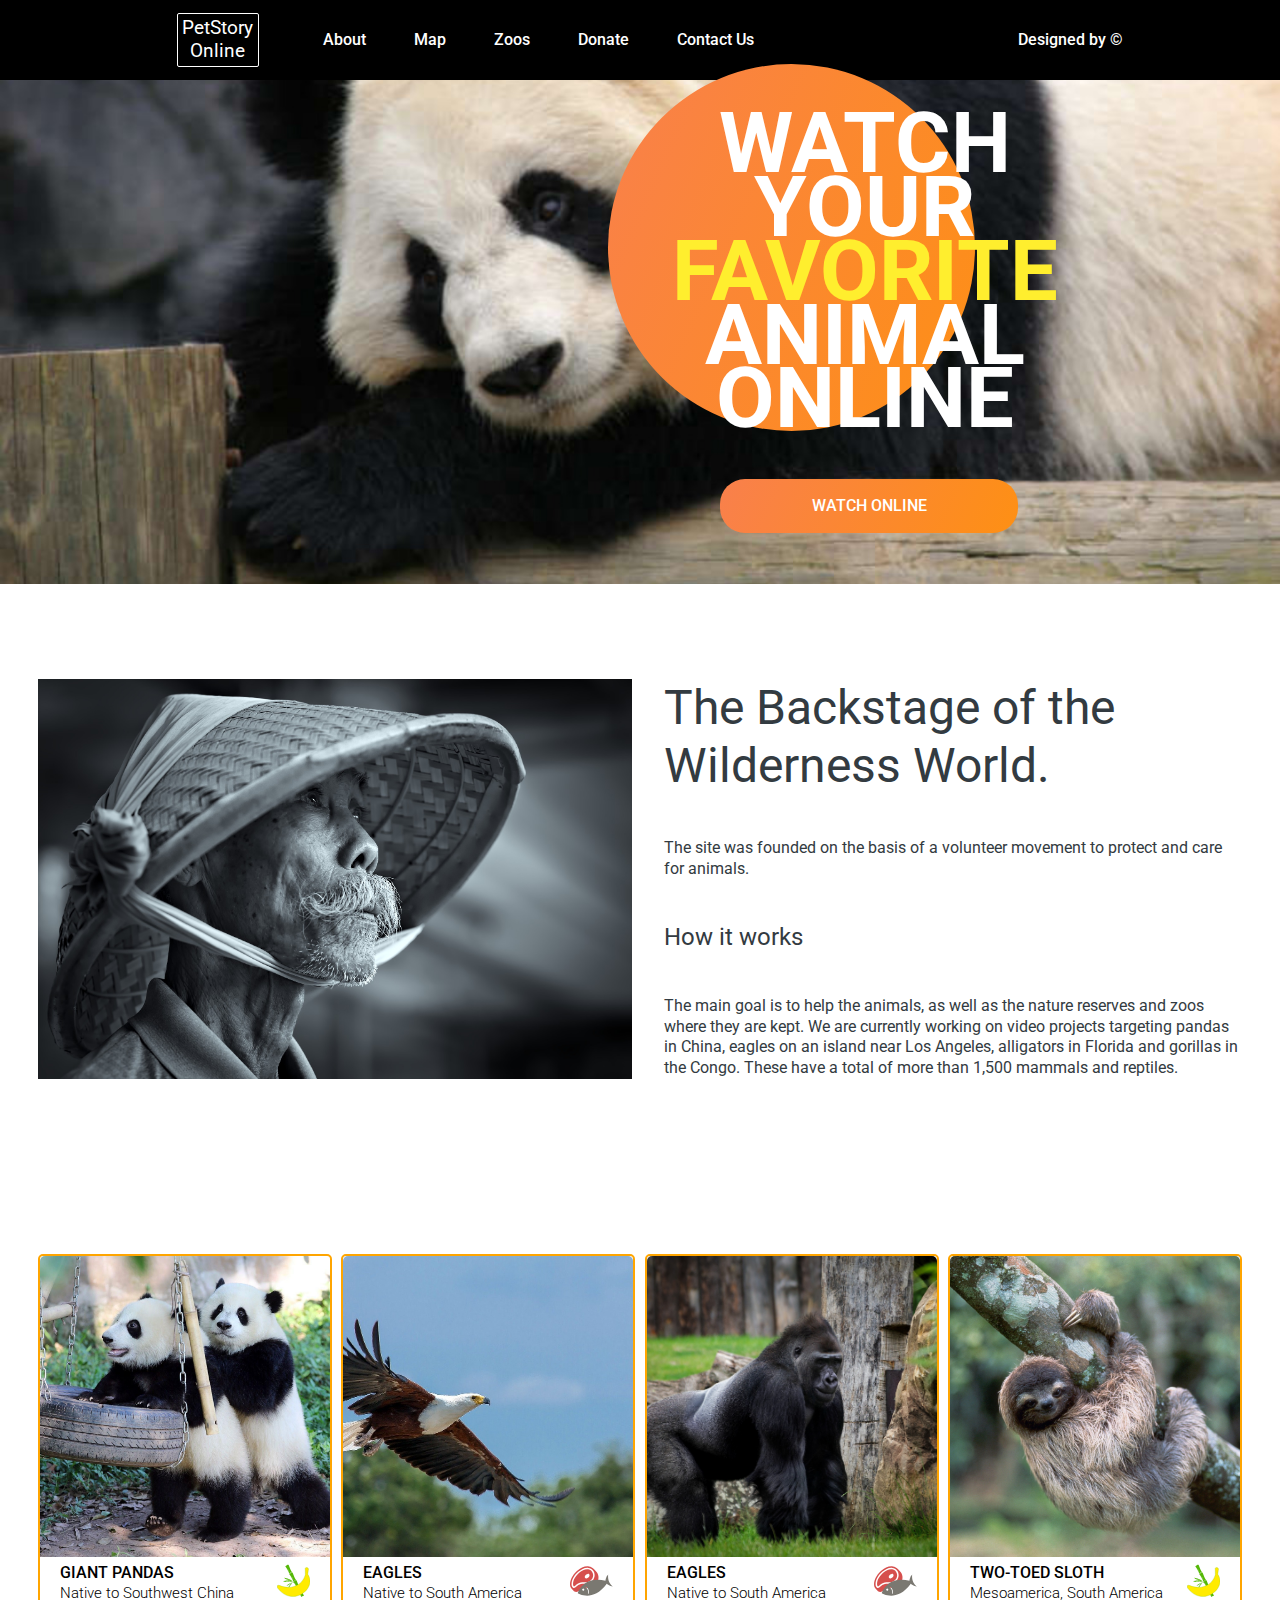
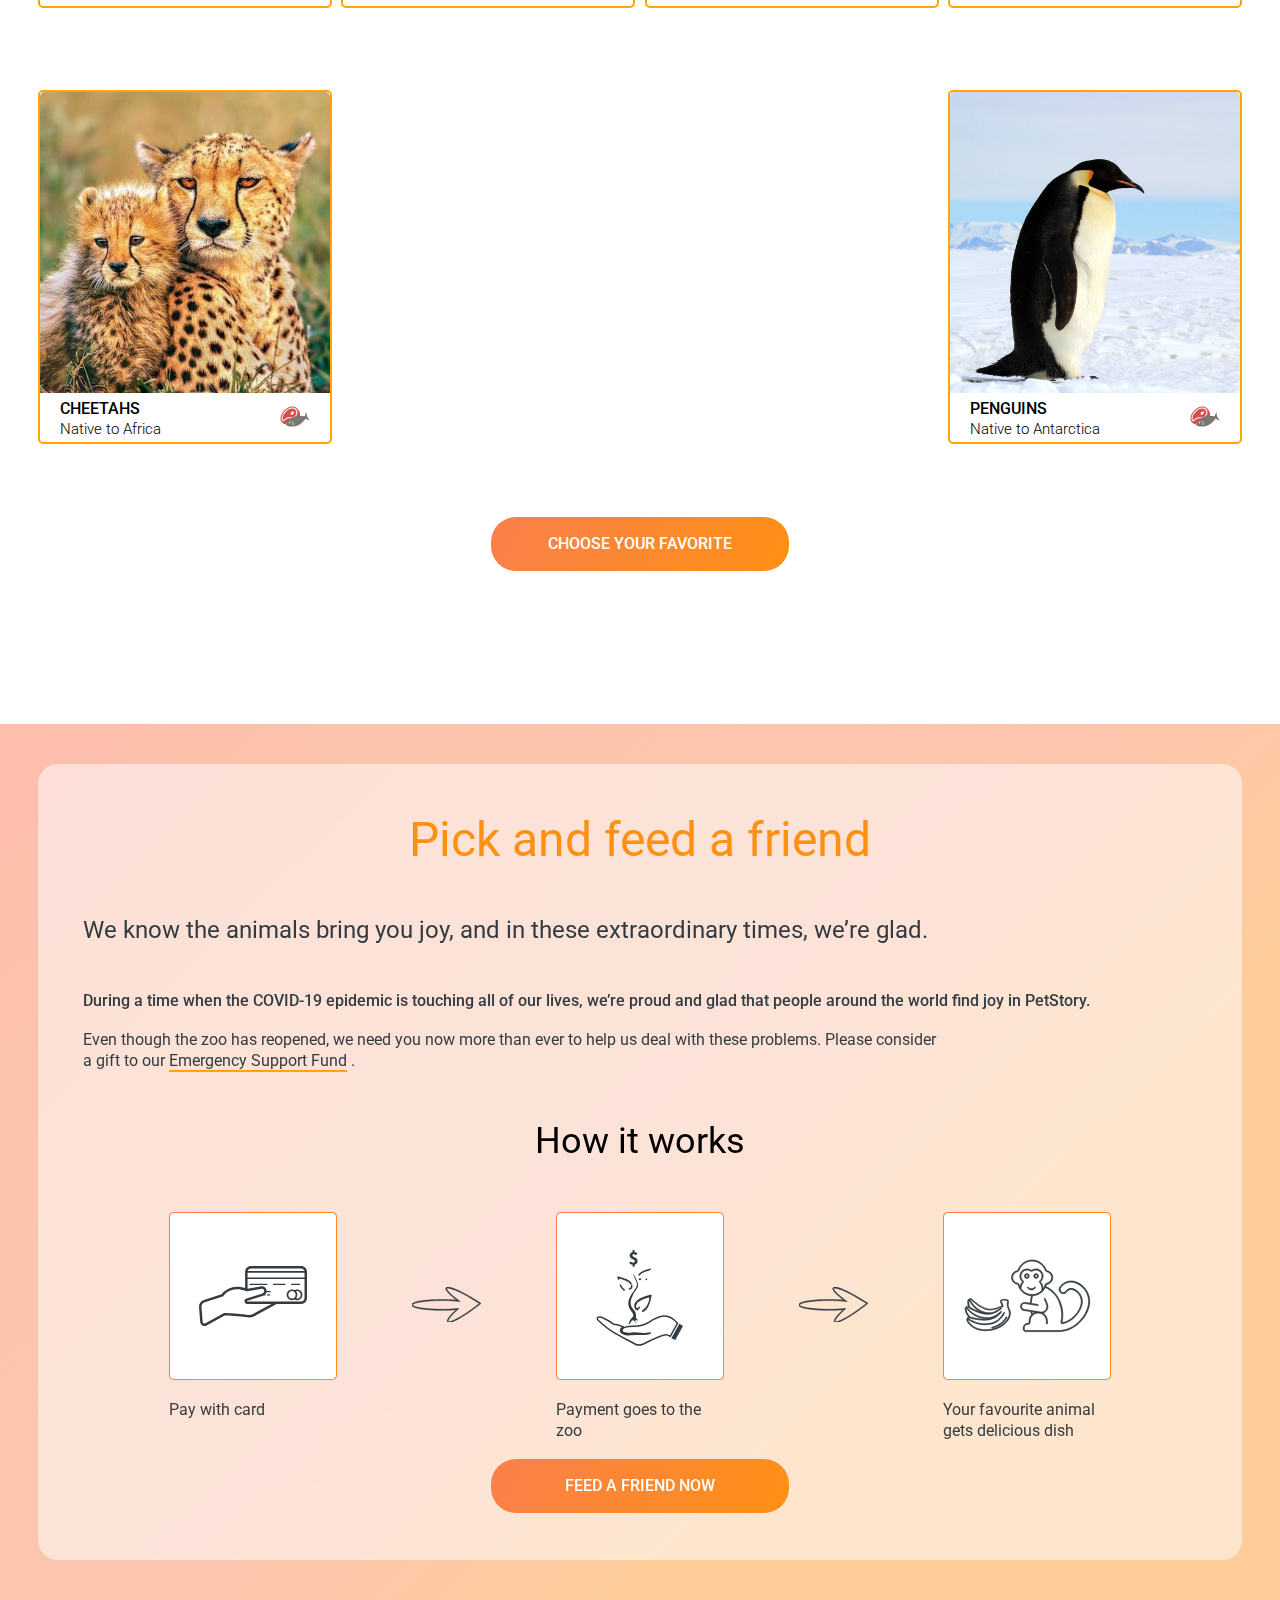
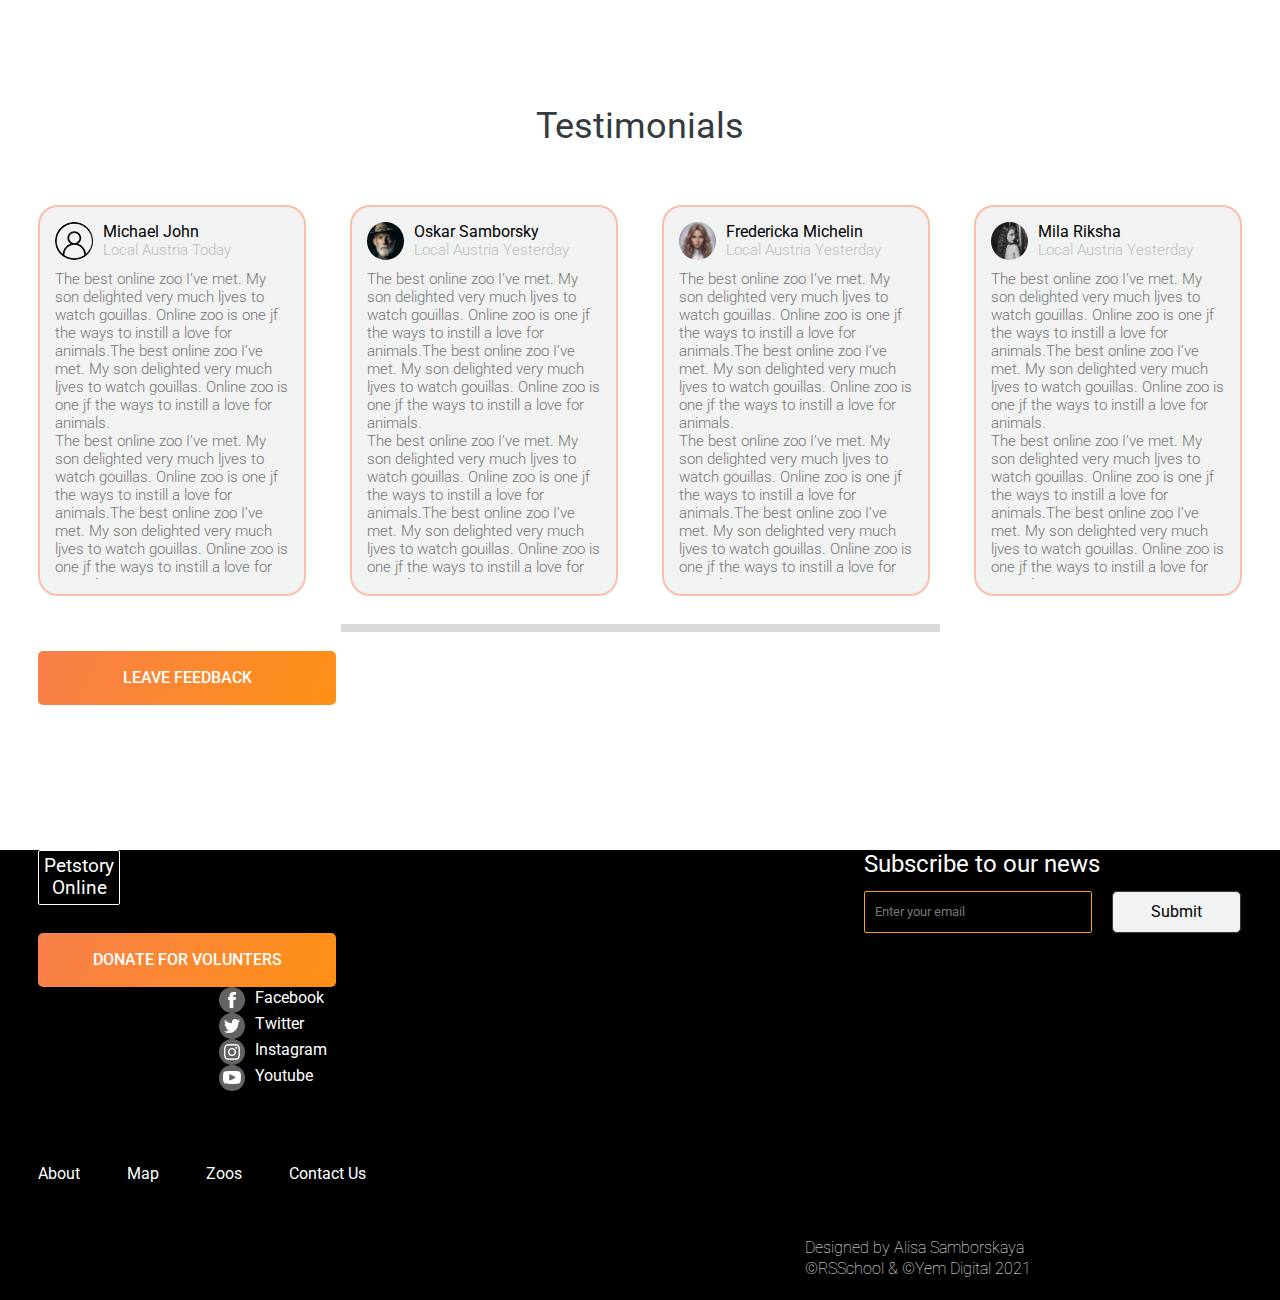
<file: pages/index.html>
<!DOCTYPE html>
<html lang="en">

<head>
    <meta charset="UTF-8">
    <meta http-equiv="X-UA-Compatible" content="IE=edge">
    <meta name="viewport" content="width=device-width, initial-scale=1.0">
    <title>PetStory Online</title>
    <link rel="stylesheet" href="./style.css">
</head>

<body>
    <!----------------------top navigation-->
    <div class="nav">

        <div class="nav-container">

            <div class="logo">
                <h1>PetStory online</h1>
                <!--<img src="../assets/icons/bamboo.svg" alt="bamboo">-->
            </div>

            <div class="navigation">
                <a href="">About</a>
                <a href="">Map</a>
                <a href="">Zoos</a>
                <a href="../pages/donate.html">Donate</a>
                <a href="">Contact Us</a>
            </div>

            <div class="burger-icon"></div>

            <div class="designed-by">
                <a href="">Designed by &copy</a>
            </div>

        </div>
    </div>



    <!----------------------header with photo of panda-->
    <div class="top">
        <div class="top-container">

            <div class="left-side"></div>

            <div class="right-side">

                <div class="circle">
                    <h2>watch your <span class="yellow">favorite</span> animal online</h2>
                </div>
                <button>watch online</button>
            </div>
        </div>
    </div>

    <div class="mobile-button"><button>watch online</button></div>

    <!----------------------article-->

    <div class="article">
        <div class="article-container">

            <div class="art-left">
            </div>

            <div class="art-right">
                <h3>The Backstage of the Wilderness World.</h3>
                <p>The site was founded on the basis of a volunteer movement to protect and care for animals.</p>
                <h5>How it works </h5>
                <p>The main goal is to help the animals, as well as the nature reserves and zoos where they are kept. We
                    are currently working on video projects targeting pandas in China, eagles on an island near Los
                    Angeles, alligators in Florida and gorillas in the Congo. These have a total of more than 1,500
                    mammals and reptiles.</p>
            </div>
        </div>
    </div>



    <!----------------------animals cards-->

    <div class="animals">
        <div class="animals-container">


            <div class="circle-arr">
                <div class="arrow"><img src="../assets/icons/arrow_orange_left.svg" alt="arrow left"></div>
            </div>



            <div class="animals-cards">

                <div class="card">
                    <img class="profile-photo" src="../assets/images/card_pandas.jpeg" alt="two young pandas">
                    <section class="info-card">
                        <div class="text-card">
                            <h3>giant Pandas</h3>
                            <p>Native to Southwest China</p>
                        </div>
                        <div class="food-type"><img class="food-style" src="../assets/icons/banana.svg"
                                alt="vegetarian food icon"></div>
                    </section>
                </div>

                <div class="card">
                    <img src="../assets/images/card_eagle.jpeg" alt="" class="profile-photo">
                    <section class="info-card">
                        <div class="text-card">
                            <h3>Eagles</h3>
                            <p>Native to South America</p>
                        </div>
                        <div class="food-type"><img class="food-style-meat" src="../assets/icons/fish.svg"
                                alt="meat and fish food icon"></div>
                    </section>
                </div>

                <div class="card">
                    <img src="../assets/images/card_gorilla.jpeg" alt="" class="profile-photo">
                    <section class="info-card">
                        <div class="text-card">
                            <h3>Eagles</h3>
                            <p>Native to South America</p>
                        </div>
                        <div class="food-type"><img class="food-style-meat" src="../assets/icons/fish.svg"
                                alt="meat and fish food icon"></div>
                    </section>
                </div>

                <div class="card">
                    <img class="profile-photo" src="../assets/images/card_sloth.jpeg" alt="sloth">

                    <section class="info-card">
                        <div class="text-card">
                            <h3>Two-toed Sloth</h3>
                            <p>Mesoamerica, South America</p>
                        </div>

                        <div class="food-type"><img class="food-style" src="../assets/icons/banana.svg"
                                alt="vegetarian food icon"></div>
                    </section>
                </div>


                <div class="card">
                    <img class="profile-photo" src="../assets/images/card_cheetahs.jpeg" alt="cheetahs">

                    <section class="info-card">
                        <div class="text-card">
                            <h3>cheetahs</h3>
                            <p>Native to Africa</p>
                        </div>

                        <div class="food-type"><img class="food-style" src="../assets/icons/fish.svg"
                                alt="vegetarian food icon"></div>
                    </section>

                </div>

                <div class="card">
                    <img class="profile-photo" src="../assets/images/card_penguin.jpeg" alt="penguin">

                    <section class="info-card">
                        <div class="text-card">
                            <h3>Penguins</h3>
                            <p>Native to Antarctica</p>
                        </div>

                        <div class="food-type"><img class="food-style" src="../assets/icons/fish.svg"
                                alt="vegetarian food icon"></div>
                    </section>
                </div>


            </div>
            <div class="circle-arr">
                <div class="arrow"><img src="../assets/icons/arrow_orange_right.svg" alt="arrow right"></div>
            </div>
        </div>

        <div class="button-animals">
            <button class="btn-choose">choose your favorite</button>
        </div>
    </div>

    <!----------------------pick a friend-->
    <div class="pick">
        <div class="pick-container">
            <h3>Pick and feed a friend</h3>

            <h5>We know the animals bring you joy, and in these extraordinary times, we’re glad.</h5>

            <div class="p-texts">
                <p class="p-bold">During a time when the COVID-19 epidemic is touching all of our lives, we’re proud and
                    glad that people around the world find joy in PetStory.</p>

                <p>Even though the zoo has reopened, we need you now more than ever to help us deal with these problems.
                    Please consider <br> a gift to our <a href="" class="fund-link">Emergency Support Fund</a> . </p>
            </div>

            <h4>How it works</h4>

            <div class="pick-scheme">

                <div class="pick-block">
                    <div class="pick-icon1"></div>
                    <p class="icon-info">Pay with card</p>
                </div>

                <div class="arrow-pick"></div>

                <div class="pick-block">
                    <div class="pick-icon2"></div>
                    <p class="icon-info">Payment goes to the zoo</p>
                </div>

                <div class="arrow-pick"></div>

                <div class="pick-block">
                    <div class="pick-icon3"></div>
                    <p class="icon-info">Your favourite animal gets delicious dish</p>
                </div>
            </div>
            <button class="btn-choose">feed a friend now</button>
        </div>
    </div>

    <!----------------------testimonials-->

    <div class="testimonials">

        <div class="h3-testimonials">
            <h3>Testimonials</h3>
        </div>
        <div class="testimonials-container">


            <div class="usersOp">

                <div class="userOp">
                    <div class="userOp-container">
                        <div class="op-header">
                            <div class="op-avatar-john">
                            </div>
                            <div class="op-info">
                                <div class="op-name">Michael John</div>
                                <div class="op-local">Local Austria Today</div>
                            </div>
                        </div>

                        <div class="op-body">
                            <p>The best online zoo I’ve met. My son delighted very much ljves to watch gouillas. Online
                                zoo
                                is one jf the ways to instill a love for animals.The best online zoo I’ve met. My son
                                delighted very much ljves to watch gouillas. Online zoo is one jf the ways to instill a
                                love
                                for animals. <br>
                                The best online zoo I’ve met. My son delighted very much ljves to watch gouillas. Online
                                zoo
                                is one jf the ways to instill a love for animals.The best online zoo I’ve met. My son
                                delighted very much ljves to watch gouillas. Online zoo is one jf the ways to instill a
                                love
                                for animals.
                            </p>
                        </div>
                    </div>
                </div>



                <div class="userOp">
                    <div class="userOp-container">
                        <div class="op-header">
                            <div class="op-avatar-oskar">

                            </div>
                            <div class="op-info">
                                <div class="op-name">Oskar Samborsky</div>
                                <div class="op-local">Local Austria Yesterday</div>
                            </div>
                        </div>

                        <div class="op-body">
                            <p>The best online zoo I’ve met. My son delighted very much ljves to watch gouillas. Online
                                zoo
                                is one jf the ways to instill a love for animals.The best online zoo I’ve met. My son
                                delighted very much ljves to watch gouillas. Online zoo is one jf the ways to instill a
                                love
                                for animals. <br>
                                The best online zoo I’ve met. My son delighted very much ljves to watch gouillas. Online
                                zoo
                                is one jf the ways to instill a love for animals.The best online zoo I’ve met. My son
                                delighted very much ljves to watch gouillas. Online zoo is one jf the ways to instill a
                                love
                                for animals.
                            </p>
                        </div>
                    </div>
                </div>
                <div class="userOp">
                    <div class="userOp-container">
                        <div class="op-header">
                            <div class="op-avatar-frederika">

                            </div>
                            <div class="op-info">
                                <div class="op-name">Fredericka Michelin</div>
                                <div class="op-local">Local Austria Yesterday</div>
                            </div>
                        </div>

                        <div class="op-body">
                            <p>The best online zoo I’ve met. My son delighted very much ljves to watch gouillas. Online
                                zoo
                                is one jf the ways to instill a love for animals.The best online zoo I’ve met. My son
                                delighted very much ljves to watch gouillas. Online zoo is one jf the ways to instill a
                                love
                                for animals. <br>
                                The best online zoo I’ve met. My son delighted very much ljves to watch gouillas. Online
                                zoo
                                is one jf the ways to instill a love for animals.The best online zoo I’ve met. My son
                                delighted very much ljves to watch gouillas. Online zoo is one jf the ways to instill a
                                love
                                for animals.
                            </p>
                        </div>
                    </div>
                </div>

                <div class="userOp">
                    <div class="userOp-container">
                        <div class="op-header">
                            <div class="op-avatar-mila">

                            </div>
                            <div class="op-info">
                                <div class="op-name">Mila Riksha</div>
                                <div class="op-local">Local Austria Yesterday</div>
                            </div>
                        </div>

                        <div class="op-body">
                            <p>The best online zoo I’ve met. My son delighted very much ljves to watch gouillas. Online
                                zoo
                                is one jf the ways to instill a love for animals.The best online zoo I’ve met. My son
                                delighted very much ljves to watch gouillas. Online zoo is one jf the ways to instill a
                                love
                                for animals. <br>
                                The best online zoo I’ve met. My son delighted very much ljves to watch gouillas. Online
                                zoo
                                is one jf the ways to instill a love for animals.The best online zoo I’ve met. My son
                                delighted very much ljves to watch gouillas. Online zoo is one jf the ways to instill a
                                love
                                for animals.
                            </p>
                        </div>
                    </div>
                </div>
            </div>
            <div class="op-bar"></div>
            <div class="leave-btn-section">
                <button class="leave-feedback">leave feedback</button>
            </div>
        </div>
    </div>

    <!----------------------footer-->

    <div class="footer">
        <div class="footer-container">

            <div class="small-footer">
                <div class="left-footer">
                    <div class="logo-footer">
                        <h1>Petstory Online</h1>
                    </div>
                    <button>Donate for volunters</button>
                    <div class="nav-links-footer">
                        <p>About</p>
                        <p>Map</p>
                        <p>Zoos</p>
                        <p>Contact Us</p>
                    </div>
                </div>

                <div class="right-footer">

                    <div class="social-links">
                        <p class="link"><img class="icon-social" src="../assets/icons/foot_facebook.svg"
                                alt=""><span>Facebook</span> </p>
                        <p class="link"><img class="icon-social" src="../assets/icons/foot_twitter.svg"
                                alt=""><span>Twitter</span> </p>
                        <p class="link"><img class="icon-social" src="../assets/icons/foot_instagram.svg"
                                alt=""><span>Instagram</span>
                        </p>
                        <p class="link"><img class="icon-social" src="../assets/icons/foot_youtube.svg"
                                alt=""><span>Youtube</span></p>
                    </div>

                    <div class="designed-by-footer">
                        <p>Designed by Alisa Samborskaya<br>©RSSchool & ©Yem Digital 2021</p>
                    </div>

                </div>
            </div>


            <div class="mobile-footer">

                <div class="top-mobile">
                    <h1>Petstory Online</h1>
                </div>

                <div class="middle-mobile">
                    <img class="icon-social" src="../assets/icons/foot_facebook.svg" alt="">
                    <img class="icon-social" src="../assets/icons/foot_twitter.svg" alt="">
                    <img class="icon-social" src="../assets/icons/foot_instagram.svg" alt="">
                    <img class="icon-social" src="../assets/icons/foot_youtube.svg" alt="">
                </div>

                <div class="middle-btn-mobile"><button>Donate for volunteers</button></div>

                <div class="middle-designed-mobile">
                    <p>Designed by Alisa Samborskaya</p>
                    <p>©RSSchool & ©Yem Digital 2021</p>
                </div>

                <div class="bottom-mobile">
                    <p id="orange">About</p>
                    <p>Map</p>
                    <p>Zoos</p>
                    <p>Contact Us</p>
                </div>

            </div>




            <div class="top-footer">

                <div class="logo-footer">
                    <h1>Petstory Online</h1>
                </div>

                <div class="subscribe">
                    <h5>Subscribe to our news</h5>
                    <div class="subscribe-input">
                        <input type="mail" placeholder="Enter your email">
                        <button class="subscribe-submit-btn">Submit</button>
                    </div>
                </div>

            </div>

            <div class="middle-footer">
                <button>Donate for volunters</button>
            </div>





            <div class="social-links">
                <p class="link"><img class="icon-social" src="../assets/icons/foot_facebook.svg"
                        alt=""><span>Facebook</span> </p>
                <p class="link"><img class="icon-social" src="../assets/icons/foot_twitter.svg"
                        alt=""><span>Twitter</span> </p>
                <p class="link"><img class="icon-social" src="../assets/icons/foot_instagram.svg"
                        alt=""><span>Instagram</span>
                </p>
                <p class="link"><img class="icon-social" src="../assets/icons/foot_youtube.svg"
                        alt=""><span>Youtube</span></p>
            </div>

            <div class="nav-links-footer">
                <p>About</p>
                <p>Map</p>
                <p>Zoos</p>
                <p>Contact Us</p>
            </div>

            <div class="designed-by-footer">
                <p>Designed by Alisa Samborskaya<br>©RSSchool & ©Yem Digital 2021</p>
            </div>

        </div>

    </div>
    </div>
</body>



</html>
</file>
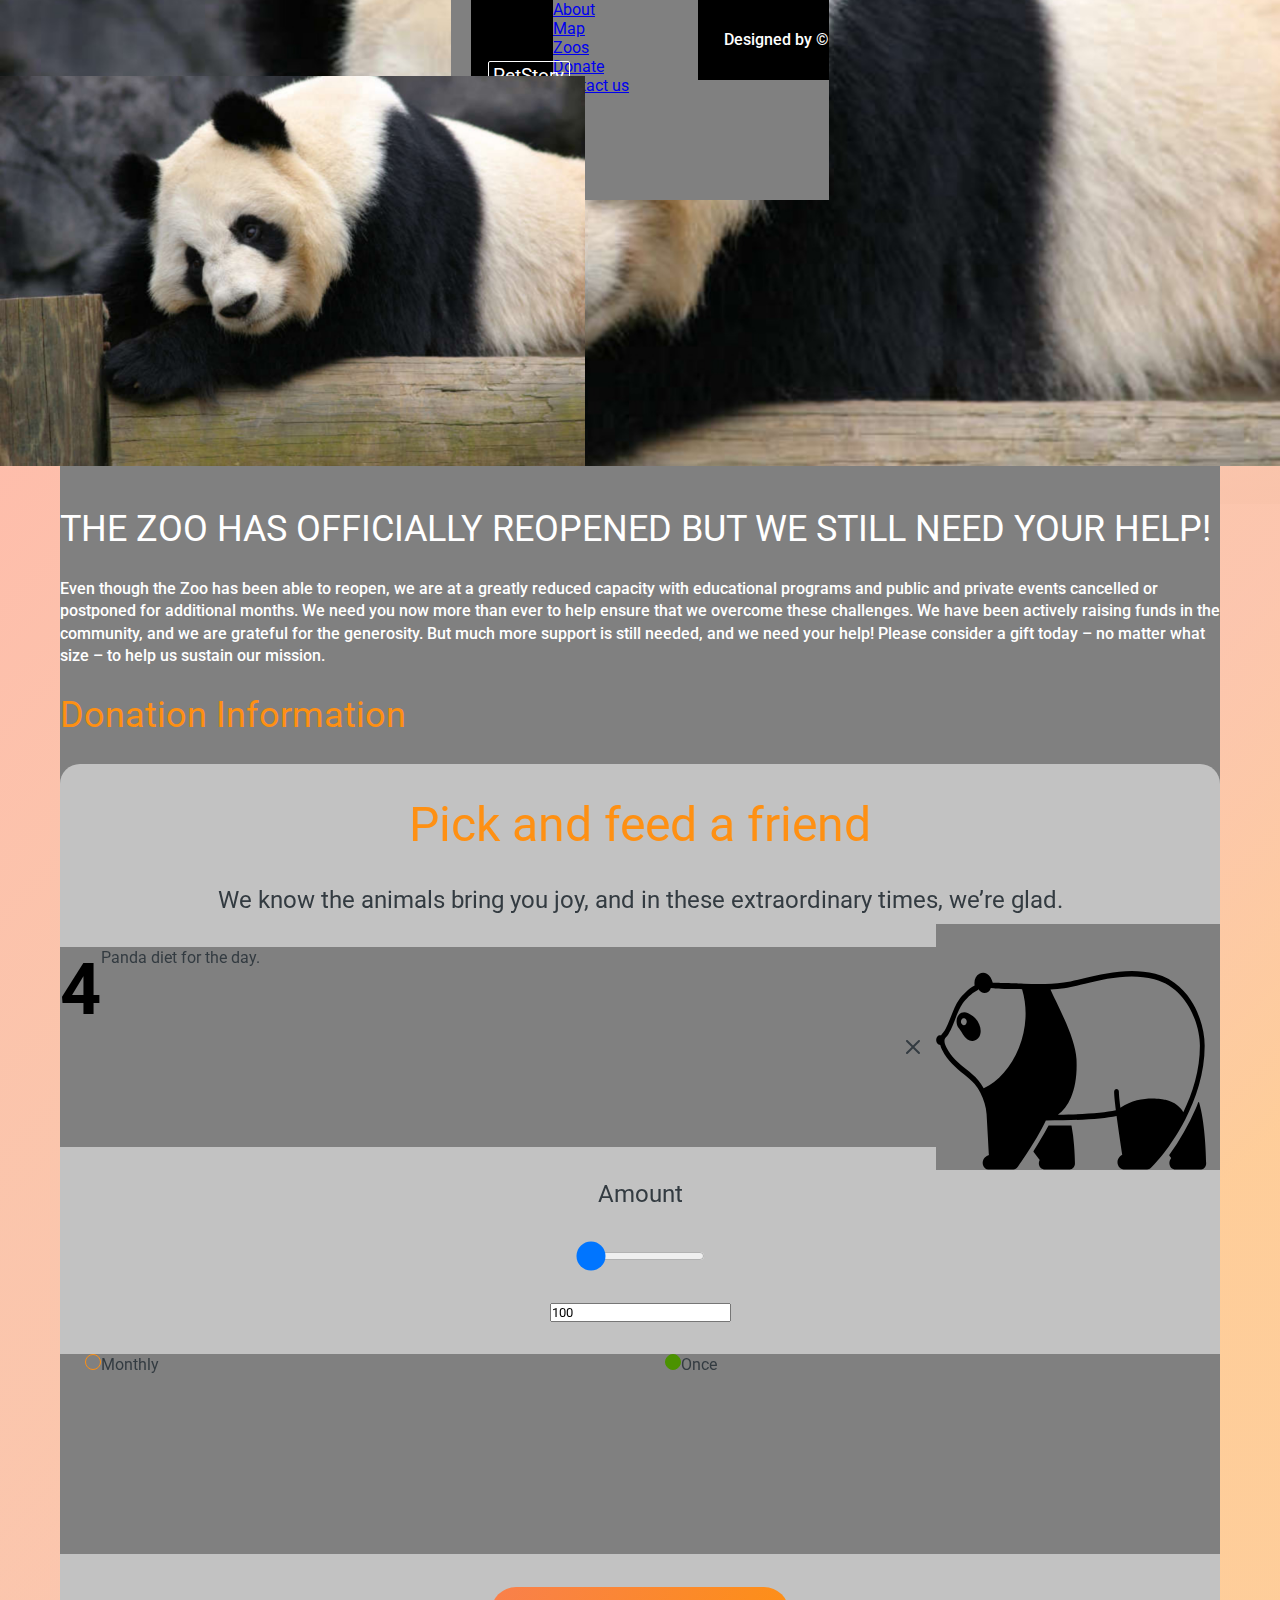
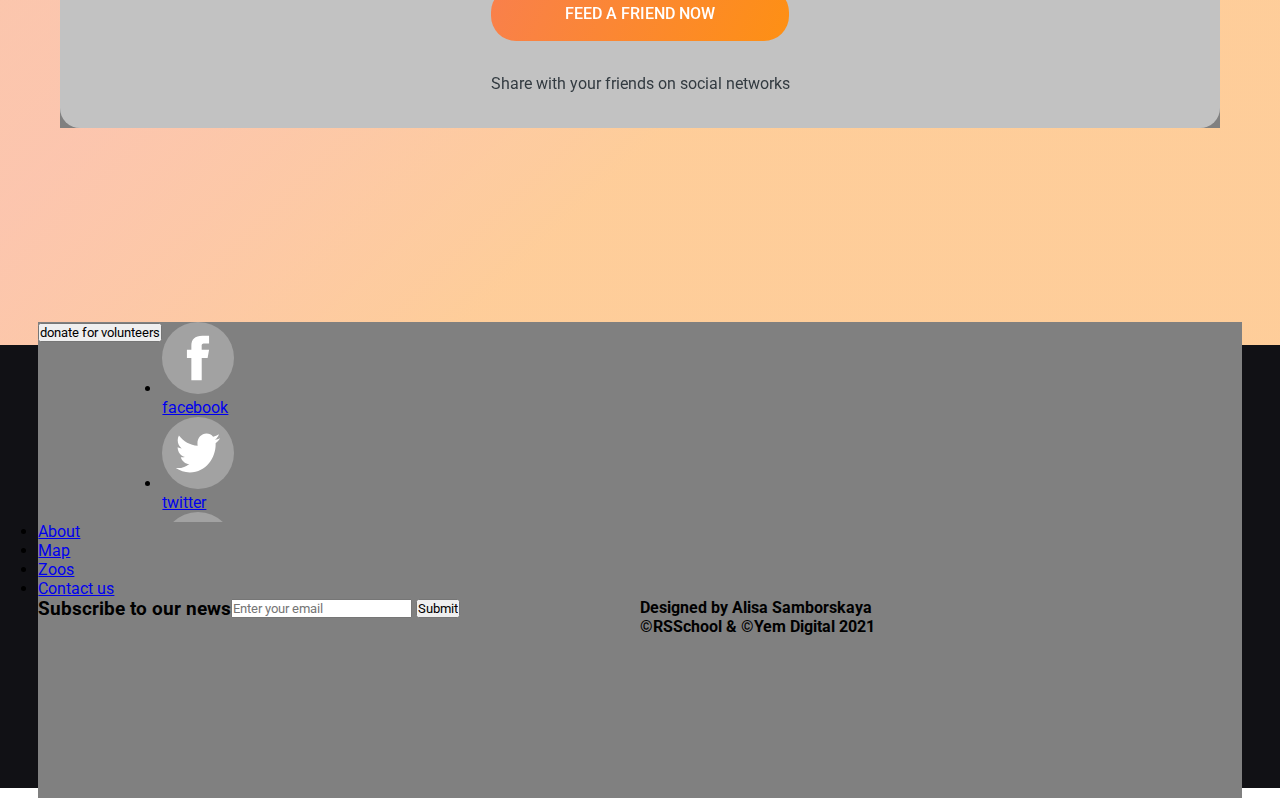
<file: pages/donate.html>
<!DOCTYPE html>
<html lang="en">

<head>
    <meta charset="UTF-8">
    <meta http-equiv="X-UA-Compatible" content="IE=edge">
    <meta name="viewport" content="width=device-width, initial-scale=1.0">
    <title>Online-zoo</title>
    <link rel="stylesheet" href="./style.css">
    <link rel="stylesheet" href="./donate_style.css">
</head>

<body>

    <div class="top">
        <nav>



            <div class="menu-container">

                <div class="left-side-menu">


                    <div class="left logo">
                        <a href="./index.html">
                            <h1>PetStory<br>online</h1>
                            <img class="bamboo" src="../assets/icons/frame_logo.svg" alt="bamboo stick">
                        </a>
                    </div>


                    <ul class="nav-list">
                        <li><a href="./index.html">About</a></li>
                        <li><a href="./index.html">Map</a></li>
                        <li><a href="./index.html">Zoos</a></li>
                        <li><a href="./donate.html" class="About">Donate</a></li>
                        <li><a href="./index.html">Contact us</a></li>
                    </ul>
                </div>

                <div class="designed-by">
                    <a href="https://www.figma.com/file/jfEFwkXVj1WRq7sUHDr8os/PetStory-online?node-id=0%3A1"><span>Designed
                            by &copy </span></a>
                </div>

            </div>



        </nav>

        <header>
            <img class="head-panda" src="../assets/images/head_panda.jpeg" alt="panda bear">
        </header>
    </div>


    <main class="main-donate">

        <div class="main-header">
            <h3 class="title-donate">THE ZOO HAS OFFICIALLY REOPENED BUT WE STILL NEED YOUR HELP!</h3>
            <p>Even though the Zoo has been able to reopen, we are at a greatly reduced capacity with educational
                programs and public and private events cancelled or postponed for additional months. We need you now
                more than ever to help ensure that we overcome these challenges. We have been actively raising funds in
                the community, and we are grateful for the generosity. But much more support is still needed, and we
                need your help! Please consider a gift today – no matter what size – to help us sustain our mission.</p>
            <h3 class="orange-title">Donation Information</h3>


            <div class="pick-square">
                <h2>Pick and feed a friend</h2>

                <p>We know the animals bring you joy, and in these extraordinary times, we’re glad.</p>

                <div class="panda-box">
                    <div class="amount">
                        <h1>4</h1>
                        <h5>Panda diet for the day.</h5>
                    </div>
                    <div class="times"><img src="../assets/icons/x_icon.svg" alt="x"></div>
                    <div class="icon"><img src="../assets/icons/donate_panda.svg" alt="panda icon"></div>
                </div>


                <p>Amount</p>

                <input type="range" min="0" max="7" value="0" step="1" list="amount"
                    onchange="updateTextInput(this.value);">

                <datalist id="amount">
                    <option value="5000$" label="number 0">$5000</option>
                    <option value="2000$" label="number 0">$2000</option>
                    <option value="1000$" label="number 0">$1000</option>
                    <option value="500$" label="number 0">$500</option>
                    <option value="250$" label="number 0">$250</option>
                    <option value="100$" label="number 0">$100</option>
                    <option value="50$" label="number 0">$50</option>
                    <option value="25$" label="number 0">$25</option>
                </datalist>

                <input type="text" id="textInput" placeholder="Another amount" pattern="\d*" maxlength="4" value="100">





                <div class="how-often">
                    <div>
                        <input type="radio" id="monthly" name="how-often" value="monthly" class="often-radio">
                        <label for="monthly" class="often-label">Monthly</label>
                    </div>
                    <div>
                        <input type="radio" id="once" name="how-often" value="once" class="often-radio" checked>
                        <label for="once" class="often-label">Once</label>
                    </div>

                </div>

                <button class="feed-friend-button">feed a friend now</button>
                <p id="share-text">Share with your friends on social networks </p>
            </div>

        </div>

    </main>

    <footer>

        <div class="footer-container">

            <div class="left-column">
                <a href="./index.html"><img src="../assets/icons/pet_story_online.svg" alt="logo"></a>
                <a href="./donate.html" onclick="return false;"><button class="donate-for orange-button">donate for
                        volunteers</button></a>

                <ul class="socials-footer">
                    <li>
                        <a href="https://www.facebook.com/"><img src="../assets/icons/foot_facebook.svg"
                                alt="facebook icon">facebook</a>
                    </li>
                    <li><a href="https://twitter.com/">
                            <img src="../assets/icons/foot_twitter.svg" alt="facebook icon">twitter</a></li>
                    <li><a href="https://www.instagram.com/"><img src="../assets/icons/foot_instagram.svg"
                                alt="facebook icon">instagram</a></li>
                    <li><a href="https://youtube.com/"><img src="../assets/icons/foot_youtube.svg"
                                alt="facebook icon">YouTube</a></li>
                </ul>
            </div>

            <div class="middle-column">
                <ul class="nav-list">
                    <li><a href="./index.html" class="About">About</a></li>
                    <li><a href="./index.html">Map</a></li>
                    <li><a href="./index.html">Zoos</a></li>
                    <li><a href="./index.html">Contact us</a></li>
                </ul>
            </div>

            <div class="right-column">
                <div>
                    <h3 class="h3-right-footer">Subscribe to our news</h3>
                    <form class="form">
                        <input type="email" class="form-email" required placeholder="Enter your email">
                        <input type="submit" class="form-button" value="Submit">
                    </form>
                </div>
                <div class="author-footer">
                    <h4 class="h4-right-footer">Designed by Alisa Samborskaya <br> ©RSSchool & ©Yem Digital 2021</h4>
                </div>
            </div>



        </div>


    </footer>
    <script src="./donate_script.js"></script>
</body>

</html>
</file>
<file: pages/style.css>
@import url('https://fonts.googleapis.com/css2?family=Roboto:wght@100;300;400;500;700&display=swap');

* {
    margin: 0;
    padding: 0;
    box-sizing: border-box;
    font-family: 'Roboto', sans-serif;

}

html {
    font-size: 16px;
}

div {
    width: 100%;
    height: 200px;
    background-color: gray;
    /*border: 0.5px dashed lightcoral;*/
    display: flex;
}




/* navigation bar */
/* ---------------------------------------------------------------------------- */

.nav {
    background-color: black;
    height: 80px;
    display: flex;
    justify-content: center;
}

.nav-container {
    display: flex;
    width: 75%;
    height: 80px;
    background-color: black;
}

/* >>> left logo */

.logo {
    width: 82px;
    height: 100%;
    display: flex;
    justify-content: center;
    align-items: center;
    background-color: black;
    margin-left: 1.25em;

}

.logo h1 {
    font-weight: 400;
    font-size: 19.0145px;
    line-height: 120%;
    text-align: center;
    color: #FFFFFF;
    border: 1.18841px solid #FFFFFF;
    border-radius: 2px;
    text-transform: capitalize;
    padding: 3.55px 4.75px;
}

.logo img {
    position: relative;
    width: 7.03px;
    height: 20.98px;
    top: 0px;
    left: 0px;


    transform: matrix(-0.9, 0.52, 0.4, 0.88, 0, 0);
}


/* >>> navigation links */

.navigation {
    display: flex;
    justify-content: left;
    width: 130%;
    align-items: center;
    height: 80px;
    background-color: black;
    margin-left: 4em
}

.navigation a {
    font-weight: 500;
    font-size: 16px;
    line-height: 140%;
    color: #FFFFFF;
    text-decoration: none;
    transition: 0.2s;
    margin-right: 3.55em;

}

.navigation a:hover {
    color: #F9804B;
    cursor: pointer;
}

.burger-icon {
    display: none;
    background: none;
    width: 0;
    height: 0;
    background-image: url(../assets/icons/burger_icon.svg);

}

/* >>> designed by */

.designed-by {
    display: flex;
    background-color: black;
    justify-content: right;
    align-items: center;
    height: 80px;
}

.designed-by a {
    font-weight: 500;
    font-size: 16px;
    line-height: 140%;
    color: #FFFFFF;
    text-decoration: none;
    transition: 0.2s;
}

.designed-by a:hover {
    color: #F9804B;
    cursor: pointer;
}



/* top photo */
/* ---------------------------------------------------------------------------- */

.top {
    background-image: url(../assets/images/head_panda.jpeg);
    background-repeat: no-repeat;
    background-size: cover;
    background-position-y: 61%;
    height: 700px;
    display: flex;
    justify-content: center;
    border: none;
}

.top-container {
    width: 80%;
    height: 100%;
    display: flex;
    background: none;
}

.left-side {
    background: none;
    height: 100%;
}

.right-side {
    background: none;
    height: 100%;
    display: flex;
    flex-direction: column;
}

.right-side button {
    width: 298px;
    height: 54px;
    margin: 4em 2em 0 12em;
    background: linear-gradient(113.96deg, #F9804B 1.49%, #FE9013 101.44%);
    border-radius: 25px;
    border: none;
    text-transform: uppercase;
    font-weight: 500;
    font-size: 16px;
    line-height: 140%;
    text-align: center;
    text-transform: uppercase;
    color: white;

}

.right-side button:hover {
    background: #E47209;
}

.right-side button:active {
    background: #4B9200;
}

.circle {
    width: 465px;
    height: 465px;
    background: linear-gradient(113.96deg, #F9804B 1.49%, #FE9013 101.44%);
    border: none;
    border-radius: 50%;
    display: flex;
    justify-content: left;
    align-items: flex-end;
    margin-left: 1em;
    margin-top: 1em;
}

.circle h2 {
    font-weight: 700;
    font-size: 106.496px;
    line-height: 75%;
    text-align: center;
    text-transform: uppercase;
    color: white;
    margin-left: 0.75em;
    margin-top: 2em;
}

.circle h2 .yellow {
    color: #FFEE2E;
}

.mobile-button {
    display: none;
}


/* article */
/* ---------------------------------------------------------------------------- */

.article {
    background-color: white;
    border: none;
    height: 680px;
    display: flex;
    justify-content: center;
    align-items: center;
}

.article-container {
    background-color: rgb(255, 255, 255);
    width: 1161px;
    height: 400px;
    display: flex;
}

.art-left {
    width: 125%;
    height: 100%;
    background-image: url(../assets/images/article_farmer.jpeg);
    background-repeat: no-repeat;
    background-size: cover;


}

.art-right {
    height: 100%;
    display: flex;
    flex-direction: column;
    justify-content: space-between;
    padding-left: 5.5em;
    background: none;
}

.art-right h3 {
    font-weight: 400;
    font-size: 48px;
    line-height: 120%;
    color: #333B41;
}

.art-right h5 {
    font-weight: 400;
    font-size: 24px;
    line-height: 120%;
    color: #333B41;
}

.art-right p {
    font-weight: 400;
    font-size: 16px;
    line-height: 130%;
    color: #333B41;
}


/* animals section */
/* ---------------------------------------------------------------------------- */


.animals {
    background-color: white;
    border: none;
    height: 1150px;
    display: flex;
    flex-direction: column;
    justify-content: center;
    align-items: center;
}

.animals-container {
    width: 1365px;
    height: 875px;
    display: flex;
    background-color: white;
    justify-content: space-between;
    align-content: center;
    border: none;
}

.animals-cards {
    width: 100%;
    height: 875px;
    border: none;
    justify-content: space-between;
    background-color: white;
    align-content: space-between;
    flex-wrap: wrap;


}

/* >>> single animal card */

.card {
    width: 366px;
    height: 426px;
    left: 0px;
    top: 0px;
    border: 2px solid orange;
    background-color: white;
    border-radius: 5px;
    display: flex;
    flex-direction: column;
}

.profile-photo {
    width: 100%;
    height: 370px;
    border-radius: 5px 5px 0 0;
    object-fit: cover;
    object-position: center;
    display: block;
    margin: 0 auto;
    background-size: cover;
}

.text-card {
    display: flex;
    flex-direction: column;
    background: none;
    height: 100%;

}

.card h3 {
    font-weight: 500;
    font-size: 16px;
    line-height: 140%;
    text-transform: uppercase;
    color: #000000;
}

.card p {
    font-weight: 300;
    font-size: 15px;
    line-height: 120%;
    color: #000000;
}

.info-card {
    display: flex;
    width: 100%;
    background-color: none;
    justify-content: space-between;
    align-content: center;
    height: 14%;
    padding: 5px 20px;
}

.food-type {
    width: 20%;
    background: none;
    height: 100%;
    justify-content: flex-end;
}

.food-style {
    width: 33px;
    height: 37px;
}

.food-style-meat {
    width: 48px;
    height: 38px;
}


/* arrows section */


.circle-arr {
    width: 9%;
    height: 100%;
    background: none;
    display: flex;
    justify-content: center;
    align-items: center;
}

.arrow {
    width: 62px;
    height: 62px;
    background-color: #F9804B;
    border-radius: 50%;
}

.arrow:hover {
    background-color: #4B9200;
}

.circle-arr-right {
    width: 9%;
    height: 100%;
    background: none;
}

.button-animals {
    width: 1365px;
    height: 200px;
    display: flex;
    justify-content: center;
    align-items: center;
    background-color: white;
}

.btn-choose {
    width: 298px;
    height: 54px;
    background: linear-gradient(113.96deg, #F9804B 1.49%, #FE9013 101.44%);
    border-radius: 25px;
    border: none;
    text-transform: uppercase;
    font-weight: 500;
    font-size: 16px;
    line-height: 140%;
    text-align: center;
    text-transform: uppercase;
    color: white;
}



/* pick a friend section */
/* ---------------------------------------------------------------------------- */

.pick {
    display: flex;
    width: 100%;
    height: 1000px;
    justify-content: space-between;
    background: linear-gradient(315.75deg, rgba(254, 210, 144, 0.7) 30.06%, #FEBDAB 100.95%, rgba(254, 210, 144, 0.7) 106.36%), linear-gradient(315.75deg, rgba(254, 189, 171, 0.74) 30.06%, rgba(243, 169, 248, 0.66) 50.74%, #E0D8F0 80.49%, #EAF7FE 127.9%, #EAF7FE 149.54%), linear-gradient(315.75deg, rgba(254, 189, 171, 0.74) 30.06%, rgba(243, 169, 248, 0.66) 50.74%, #E0D8F0 80.49%, #EAF7FE 127.9%, #EAF7FE 149.54%);
    ;
    justify-content: center;
    align-items: center;
}

.pick-container {
    width: 1160px;
    height: 835px;
    border-radius: 5px;
    background: rgba(253, 253, 255, 0.52);
    backdrop-filter: blur(2px);
    border-radius: 20px;
    display: flex;
    flex-direction: column;
    align-items: center;
    justify-content: space-evenly;
    padding: 0 75px;
}

.pick-container h3 {
    font-weight: 400;
    font-size: 48px;
    line-height: 120%;
    text-align: center;
    color: #FE9013;

}

.pick-container h5 {
    font-weight: 400;
    font-size: 24px;
    line-height: 120%;
    color: #333B41;
    text-align: left;
    width: 100%;

}

.p-texts {
    display: flex;
    flex-direction: column;
    background: none;
    height: 80px;
    justify-content: space-between;

}

.p-bold {
    font-style: normal;
    font-weight: 500;
    font-size: 16px;
    line-height: 130%;
    color: #333B41;
}

p {
    font-family: 'Roboto';
    font-style: normal;
    font-weight: 400;
    font-size: 16px;
    line-height: 130%;
    color: #333B41;
    word-wrap: break-word;
}

.fund-link {
    color: #333B41;
    text-decoration: none;
    border-bottom: 2px solid orange;
}

.pick-container h4 {
    font-weight: 400;
    font-size: 36px;
    line-height: 130%;
    text-align: center;

}

.pick-scheme {
    background: none;
    display: flex;
    justify-content: space-evenly;
    padding: 0 100px;

}

.pick-block {
    background: none;
    display: flex;
    flex-direction: column;
    width: 168px;
    height: 250px;
}

.icon-info {
    padding-top: 20px;
}

.pick-icon1 {
    background-image: url(../assets/icons/pay_with_card.svg);
    background-repeat: no-repeat;
    background-size: cover;
    background-color: none;
    border-radius: 5px;
    width: 168px;
    height: 168px;
}

.pick-icon2 {
    background-image: url(../assets/icons/payment_goes.svg);
    background-repeat: no-repeat;
    background-size: cover;
    background-color: none;
    border-radius: 5px;
    width: 168px;
    height: 168px;
}

.pick-icon3 {
    background-image: url(../assets/icons/your_fav.svg);
    background-repeat: no-repeat;
    background-size: cover;
    background-color: none;
    border-radius: 5px;
    width: 168px;
    height: 168px;
}

.arrow-pick {
    background-image: url(../assets/icons/arrow_right_groovy.svg);
    background-repeat: no-repeat;
    background-size: cover;

    background-color: transparent;
    color: #ffffff;
    width: 69px;
    height: 35.08px;
    margin-top: 75px;
}



/* testimonoals section */
/* ---------------------------------------------------------------------------- */


.testimonials {
    display: flex;
    flex-direction: column;
    width: 100%;
    height: 922px;
    justify-content: space-between;
    background: white;
    justify-content: center;
    align-items: center;
    padding-bottom: 40px;
}

.testimonials-container {
    width: 1160px;
    height: 500px;
    display: flex;
    flex-direction: column;
    justify-content: space-between;
    align-items: center;
    background-color: white;
}

.h3-testimonials {
    height: 50px;
    margin-bottom: 50px;
    display: flex;
    justify-content: center;
    padding-bottom: 50px;
    background: none;
}

.h3-testimonials h3 {
    font-weight: 400;
    font-size: 36px;
    color: #333B41;
}

.usersOp {
    width: 1160px;
    height: 400px;
    background: none;
    display: flex;
    justify-content: space-between;
}

.userOp {
    width: 268px;
    height: 391px;
    background: none;
}

.userOp-container {
    display: flex;
    width: 100%;
    height: 100%;
    flex-direction: column;
    padding: 15px;
    background-color: #F1F3F2;
    border-radius: 20px;
    border: 2px solid #FEBDAB;
}

.op-header {
    display: flex;
    justify-content: space-between;
    height: 38px;
    margin-bottom: 10px;
    background: none;
}

.op-info {
    display: flex;
    flex-direction: column;
    height: 38px;
    background: none;

}

.op-avatar-john {
    width: 20%;
    height: 100%;
    margin-right: 10px;
    border-radius: 50%;
    background-image: url(../assets/icons/icon_user.svg);
    background-repeat: no-repeat;
    background-size: cover;
    margin-right: 10px;
    background-color: #F1F3F2;
}

.op-avatar-oskar {
    width: 20%;
    height: 100%;
    margin-right: 10px;
    border-radius: 50%;
    background-image: url(../assets/images/profile_oskar.jpeg);
    background-repeat: no-repeat;
    background-size: cover;
    margin-right: 10px;
}

.op-avatar-frederika {
    width: 20%;
    height: 100%;
    margin-right: 10px;
    border-radius: 50%;
    background-image: url(../assets/images/profile_frederika.jpeg);
    background-repeat: no-repeat;
    background-size: cover;
    margin-right: 10px;
}

.op-avatar-mila {
    width: 20%;
    height: 100%;
    margin-right: 10px;
    border-radius: 50%;
    background-image: url(../assets/images/profile_mila.jpeg);
    background-repeat: no-repeat;
    background-size: cover;
    margin-right: 10px;
}

.op-body {
    background: none;
    width: 237px;
    height: 309px;
}

.op-body p {
    overflow: hidden;
    font-weight: 300;
    font-size: 15px;
    line-height: 120%;
    text-align: left;
    color: #767474;
}

.op-name {
    font-weight: 400;
    font-size: 16px;
    line-height: 120%;
    color: #000000;
    background: none;
}

.op-local {
    background: none;
    font-weight: 300;
    font-size: 15px;
    line-height: 120%;
    color: #BDBDBD;
}

.op-bar {
    width: 599px;
    height: 8px;
    display: flex;
    justify-content: center;
    align-items: center;
    background-color: rgb(217, 217, 217);
    width: 599px;
    height: 8px;
}

.leave-btn-section {
    display: flex;
    height: 54px;
    width: 100%;
    justify-content: left;
    background: none;
}

.leave-feedback {
    width: 298px;
    height: 54px;
    background: linear-gradient(113.96deg, #F9804B 1.49%, #FE9013 101.44%);
    border-radius: 5px;
    border: none;
    text-transform: uppercase;
    font-weight: 500;
    font-size: 16px;
    line-height: 140%;
    text-align: center;
    text-transform: uppercase;
    color: white;
}

/* footer section */
/* ---------------------------------------------------------------------------- */


.small-footer {
    width: 0;
    height: 0;
    display: none;
}

.mobile-footer {
    width: 0;
    height: 0;
    display: none;
}

.footer {
    width: 100%;
    height: 450px;
    background-color: black;
    display: flex;
    justify-content: center;
}

.footer-container {
    width: 1160px;
    height: 430px;
    display: flex;
    flex-direction: column;
    justify-content: center;
    align-items: center;
    background: none;
}

/* top footer */

.top-footer {
    background: none;
    display: flex;
    height: 25%;
    align-content: center;
    justify-content: space-between;
}

.logo-footer {
    width: 82px;
    height: 100%;
    display: flex;
    justify-content: center;
    align-items: flex-start;
    background-color: black;
    margin-right: 20px;
}

.logo-footer h1 {
    font-weight: 400;
    font-size: 19.0145px;
    line-height: 120%;
    text-align: center;
    color: #FFFFFF;
    border: 1.18841px solid #FFFFFF;
    border-radius: 2px;
    text-transform: capitalize;
    padding: 3.55px 4.75px;
}

.subscribe {
    display: flex;
    flex-direction: column;
    align-items: flex-start;
    background: none;
    color: cyan;
    height: 100%;
    width: 378px;

}

.subscribe h5 {
    font-weight: 400;
    font-size: 24px;
    line-height: 120%;
    color: #FFFFFF;
    padding-bottom: 12px;
}

.subscribe-input {
    background: none;
    height: 42px;
    display: flex;
    justify-content: flex-start;
}

.subscribe-input input {
    background-color: black;
    border: 0.5px solid orange;
    border-radius: 2px;
    width: 228px;
    margin-right: 20px;
    padding-left: 10px;
    color: white;
}

.subscribe-input button {
    width: 129px;
    height: 42px;
    font-weight: 400;
    font-size: 16px;
    line-height: 140%;
    background: #F1F3F2;
    border: 1px solid #333B41;
    border-radius: 5px;
}


.subscribe-input button:hover {
    color: #4B9200;
    background: #F1F3F2;
    border: 1px solid #4B9200;
    border-radius: 5px;
}





/* middle footer */


.middle-footer {

    background: none;
    display: flex;
    height: 25%;
    align-items: center;
}

.middle-footer button {
    width: 298px;
    height: 54px;
    background: linear-gradient(113.96deg, #F9804B 1.49%, #FE9013 101.44%);
    border-radius: 5px;
    border: none;
    text-transform: uppercase;
    font-weight: 500;
    font-size: 16px;
    line-height: 140%;
    text-align: center;
    text-transform: uppercase;
    color: white;
}

/* bottom footer */


.bottom-footer {

    background: none;
    display: flex;
    height: 30%;
    justify-content: space-between;
}

.social-links {
    display: flex;
    flex-direction: column;
    height: 100%;
    background: none;

    color: yellow;
    justify-content: space-between;
    width: 70%;
}

.social-links p {
    font-weight: 400;
    font-size: 16px;
    line-height: 140%;
    color: #FFFFFF;
    display: flex;

}

.social-links img {
    width: 26px;
    height: 26px;
    margin-right: 10px;
}

.nav-links-footer {
    display: flex;
    align-items: flex-end;
    background: none;

    height: 100%;
}

.nav-links-footer p {
    font-weight: 400;
    font-size: 16px;
    line-height: 140%;
    color: #FFFFFF;
    margin-right: 47px;
}

.nav-links-footer p:hover {
    color: orange;
    cursor: pointer;
}

.designed-by-footer {
    display: flex;
    height: 100%;
    background: none;
    width: 65%;
    align-items: flex-end;
    justify-content: flex-end;
}

.designed-by-footer p {
    font-weight: 100;
    font-size: 16px;
    line-height: 130%;
    color: #FFFFFF;
}









@media screen and (max-width: 1599px) {


    /* top navigation bar */

    .nav-container {
        width: 98%;
        justify-content: center;
    }

    .navigation {
        width: 600px;
    }

    .navigation a {
        margin-right: 3em;
    }

    .designed-by {
        width: 200px;
    }

    .top {
        height: 504px;
    }

    .circle {
        width: 367px;
        height: 367px;
    }

    .circle h2 {
        font-size: 85px;
        line-height: 75%;
    }

    /* top photo panda section */

    .top-container {
        width: 100%;
    }

    .circle {
        margin-left: -2em;
        margin-top: -1em;
    }

    .right-side button {
        margin: 3em 2em 0 5em;
    }


    /* article */

    .article {
        height: 590px;

    }

    .article-container {
        width: 94%;
    }

    .art-left {
        width: 100%;

    }

    .art-right {
        padding-left: 2em;
        height: 100%;
    }


    /* animals section */

    .animals-container {
        width: 94%;
        flex-direction: column;
        height: 790px;
    }

    .animals-cards {
        height: 790px;
    }

    .card {
        width: 294px;
        height: 354px;
    }

    .circle-arr {
        display: none;
    }


    /* pick a friend */

    .pick {
        height: 876px;
    }

    .pick-container {
        width: 94%;
        height: 796px;
        padding: 0 45px;
    }

    .pick-scheme {
        padding: 0 10px;
    }


    /* testimonials */

    .testimonials {
        height: 850px;
    }

    .testimonials-container {
        width: 94%;
        flex-wrap: wrap;
    }

    .usersOp {
        width: 100%;
        flex-wrap: wrap;
        overflow: hidden;
    }

    .userOp {
        margin-bottom: 20px;
    }

    /* testimonials */
    .footer-container {
        width: 94%;
    }
}


@media screen and (max-width: 999px) {


    /* top nav bar */
    .nav {
        height: 34px;
    }

    .nav-container {
        height: 34px;
        display: flex;
        justify-content: space-between;
        align-items: center;
    }

    .logo {
        width: 47px;
    }

    .logo h1 {
        font-weight: 400;
        font-size: 12.2899px;
        line-height: 120%;
        border: none;
    }

    .navigation {
        display: none;
    }

    .designed-by {
        display: none;
    }

    .burger-icon {
        display: flex;
        width: 18px;
        height: 10px;
    }



    /* head section */

    .top {
        height: 339px;
    }

    .circle {
        width: 237.6px;
        height: 237.6px;
        margin: 0;
        align-self: baseline;
    }

    .circle h2 {
        font-weight: 700;
        font-size: 54.2894px;
        line-height: 75%;
    }

    .left-side {
        display: none;
    }

    .right-side {
        flex-direction: row-reverse;
        width: 100%;
        align-items: center;
        justify-content: flex-end;
        padding: 1em;
    }

    .right-side button {
        margin: 0;
        align-self: end;
    }


    /* article section */

    .article {
        height: 465px;
    }

    .article-container {
        height: 340px;
    }

    .art-left {
        display: none;
    }

    .art-right {
        padding: 0;
    }


    /* animals section */

    .animals {
        height: 1012px;
    }

    .animals-container {
        height: 760px;
        flex-wrap: nowrap;
    }

    .animals-cards {
        height: 7400px;

    }

    .animals-cards :nth-child(5) {
        display: none;
    }

    .animals-cards :nth-child(6) {
        display: none;
    }

    .animal-card {}

    .card {
        width: 285px;
        height: 332px;
    }

    .text-card h3 {
        font-size: 12.4695px;
        line-height: 140%;
    }

    .text-card p {
        font-weight: 300;
        font-size: 11.6901px;
    }

    .button-animals {
        height: 160px;
    }

    /* pick a friend section */

    .pick {
        height: 781px;
    }

    .pick-container {
        width: 100%;
        height: 741px;
        padding: 10px 14px;
        justify-content: space-between;
    }

    .pick-container h3 {
        font-weight: 400;
        font-size: 42px;
        line-height: 120%;
    }

    .pick-container h5 {
        font-size: 22px;
        line-height: 120%;
    }

    .p-texts {
        font-weight: 400;
        font-size: 16px;
        line-height: 130%;
    }

    .p-bold {
        font-weight: 500;
    }

    .pick-container h4 {
        font-weight: 400;
        font-size: 36px;
        line-height: 130%;
    }


    .pick-scheme {
        padding: 0;
        width: 100%;
    }

    .arrow-pick {
        background-image: url(../assets/icons/green_arrow.svg);
        z-index: 1;
        width: 110px;
        margin: 0;
        position: absolute;
        left: 57%;
        top: 57%
    }

    .pick-scheme :nth-child(2) {
        left: 25%;
        top: 57%
    }

    .pick-scheme:nth-child(4) {
        left: 75%;
        top: 50%
    }


    /* testimonials section */

    .testimonials {
        height: 668px;
    }



    .h3-testimonials {
        font-weight: 400;
        font-size: 36px;
        line-height: 130%;
        margin: 0;
    }

    .testimonials-container {
        flex-wrap: nowrap;
        padding-top: 30px;

    }

    .usersOp {
        flex-direction: column;
        flex-wrap: nowrap;
        height: 380px;
    }

    .userOp {
        width: 100%;
        height: 109px;
    }

    .userOp-container {}

    .op-header {}

    .op-avatar-john {
        width: 37px;
        height: 37px;
        border-radius: 0%;
        background-size: auto;
    }

    .op-avatar-oskar {
        width: 37px;
        height: 37px;
        border-radius: 50%;
        background-size: cover;
    }

    .op-avatar-frederika {
        width: 37px;
        height: 37px;
        border-radius: 50%;
        background-size: cover;
    }

    .op-body {
        width: 100%;
        height: 45%;
    }

    .op-bar {
        display: none;
    }

    .leave-btn-section {
        justify-content: center;
        width: 240px;
    }

    /* footer section */

    .footer {
        height: 282px;
        display: flex;
        justify-content: center;
        align-items: center;
    }

    .footer-container {
        height: 90%;
    }

    .top-footer {
        display: none;
    }

    .middle-footer {
        display: none;
    }

    .bottom-footer {
        display: none;
    }


    .small-footer {
        display: flex;
        flex-direction: row;
        width: 100%;
        height: 282px;
    }

    .left-footer {
        width: 50%;
        height: 100%;
        display: flex;
        flex-direction: column;
        background: none;
        justify-content: space-between;
        background: black;
    }

    .left-footer .logo-footer {
        width: 82px;
        height: 52px;

    }

    .left-footer button {
        width: 100%;
        height: 54px;
        background-color: #FE9013;
        border: none;
        border-radius: 5px;
        color: white;
        text-transform: uppercase;
        font-weight: 500;
        font-size: 16px;
        line-height: 140%;
    }

    .left-footer .nav-links-footer {
        width: 100%;
        height: 25px;
    }

    .left-footer .nav-links-footer {
        display: flex;
        justify-content: space-between;
        margin-top: 50px;
    }

    .left-footer .nav-links-footer p {
        margin: 0;
    }

    .right-footer {
        width: 50%;
        height: 100%;
        display: flex;
        flex-direction: column;
        background: none;
        align-items: flex-end;
        background: black;
    }

    .social-links {
        width: 26px;
    }

    .right-footer .social-links .link span {
        display: none;
    }

    .right-footer .designed-by-footer {
        width: 100%;
    }

}


@media screen and (max-width: 639px) {


    /* top nav section */
    .nav-container .logo {
        margin-left: .25em;
    }


    /* top header section */
    .top {
        height: 187px;
    }

    .right-side {
        flex-direction: row;
        margin-right: 10%;
    }

    .circle {
        height: 119.09px;
        width: 119.09px;
    }

    .circle h2 {
        font-weight: 700;
        font-size: 28px;
        line-height: 75%;
    }

    .right-side button {
        display: none;
    }

    .mobile-button {
        display: flex;
        justify-content: center;
        align-items: center;
        width: 100%;
        height: 93px;
        background: none;
    }

    .mobile-button button {
        display: flex;
        justify-content: center;
        align-items: center;
        width: 298px;
        height: 54px;
        background: linear-gradient(113.96deg, #F9804B 1.49%, #FE9013 101.44%);
        color: white;
        font-weight: 500;
        font-size: 16px;
        line-height: 140%;
        text-transform: uppercase;
        border-radius: 25px;
        border: none;
    }


    /* article section */

    .article {
        height: 410px;
    }

    .article-container {
        height: 385px;
    }

    .art-right {
        display: flex;
        align-items: flex-start;
    }

    .art-right h3 {
        font-size: 24px;
        line-height: 120%;
        padding-bottom: 10px;
    }

    .art-right h5 {
        padding-bottom: 10px;
    }

    .art-right p {
        font-size: 16px;
        line-height: 130%;
        padding-bottom: 30px;
    }


    /* animals section */

    .animals {
        height: 1550px;
    }

    .animals-cards {
        justify-content: center;
        align-items: flex-start;
    }

    .animals-container {
        height: 1380px;

        display: flex;


    }

    .button-animals {
        height: 110px;
    }


    /* pick section */

    .pick {
        height: 1082px;
    }

    .pick-container {
        width: 95%;
        height: 1042px;
        justify-content: space-evenly;
    }

    .pick-container h3 {
        font-weight: 400;
        font-size: 24px;
        line-height: 120%;
    }

    .pick-container h5 {
        font-weight: 400;
        font-size: 18px;
        line-height: 120%;
        text-align: center;
    }

    .p-texts {
        display: none;
    }

    .pick-container h4 {
        font-weight: 400;
        font-size: 24px;
        line-height: 120%;
    }

    .pick-scheme {
        flex-direction: column;

        width: 95%;
        height: 760px;
        display: flex;
        justify-content: center;
        align-items: center;
    }

    .icon-info {
        padding-top: 14px;
    }

    .arrow-pick {
        transform: rotateZ(90deg) scale(0.75);
        left: 66%;
        top: 62%;
    }

    .pick-scheme :nth-child(2) {
        left: 66%;
        top: 37.5%
    }

    .pick-scheme:nth-child(4) {
        left: 70%;
        top: 90%
    }


    /* testimonials section */

    .testimonials {
        height: 580px;
    }

    .testimonials-container {

        height: 450px;
        padding-top: 0;
    }

    .h3-testimonials h3 {
        font-weight: 400;
        font-size: 24px;
        line-height: 120%;
        text-align: center;
    }

    .h3-testimonials {
        height: 20px;
    }

    /*footer section */

    .small-footer {
        display: none;
    }

    .footer {
        width: 100%;
        height: 334px;
    }

    .top-footer {
        display: none;
    }

    .social-links {
        display: none;
    }

    .nav-links-footer {
        display: none;
    }

    .designed-by-footer {
        display: none;
    }

    .mobile-footer {
        width: 100%;
        height: 293px;
        background: black;
        display: flex;
        flex-direction: column;
        justify-content: flex-start;
        align-items: flex-start;
    }

    .footer-container {
        justify-content: flex-start;
        height: 293px;
    }

    .top-mobile {
        background: none;
        display: flex;
        justify-content: center;

        width: 100%;
        height: 70px;
        align-items: flex-start;

    }

    .top-mobile h1 {
        font-weight: 400;
        font-size: 19.0145px;
        line-height: 120%;
        text-align: center;
        color: #FFFFFF;
    }

    .middle-mobile {
        display: flex;
        justify-content: space-evenly;
        align-items: center;
        background: black;

        padding: 0 20px;
        height: 100px;
    }

    .middle-mobile img {
        width: 26px;
        height: 26px;
    }

    .middle-btn-mobile {
        background: black;
        display: flex;
        justify-content: center;
        align-items: flex-start;

        height: 80px;

    }

    .middle-btn-mobile button {
        width: 298px;
        height: 54px;
        background: linear-gradient(113.96deg, #F9804B 1.49%, #FE9013 101.44%);
        border-radius: 5px;
        border: none;
        font-weight: 500;
        font-size: 16px;
        line-height: 140%;
        text-align: center;
        text-transform: uppercase;
        color: white;
    }

    .middle-designed-mobile {
        width: 100%;
        height: 100px;
        background: black;

        display: flex;
        flex-direction: column;

    }

    .middle-designed-mobile p {
        font-weight: 100;
        font-size: 15px;
        line-height: 190%;
        color: white;
        text-align: right;
    }

    .bottom-mobile {
        display: flex;
        background: black;

        justify-content: space-between;
        width: 100%;
        height: 50px;
    }

    #orange {
        color: orange;
    }

    .bottom-mobile p {
        font-weight: 400;
        font-size: 16px;
        line-height: 140%;
        color: #FFFFFF;
    }











}
</file>
<file: pages/donate_style.css>
nav .left-side-menu h1 {
    font-weight: 400;
    font-size: 19.0145px;
    line-height: 120%;
    text-align: center;
    color: #FFFFFF;
    left: 16.75px;
    top: 0.55px;
    position: relative;
    /*border: 1.18841px solid #FFFFFF;*/
}

.bamboo {
    position: absolute;
    width: 82px;
    height: 52px;
    left: 220px;
    top: 14px;
}

header img {
    position: absolute;
    height: 390px;
    left: 0px;
    right: 0px;
    top: 76px;
}


.main-donate {
    position: absolute;
    height: 1482px;
    width: 100%;
    top: 466px;
    background: linear-gradient(315.75deg, rgba(254, 210, 144, 0.7) 30.06%, #FEBDAB 100.95%, rgba(254, 210, 144, 0.7) 106.36%), linear-gradient(315.75deg, rgba(254, 189, 171, 0.74) 30.06%, rgba(243, 169, 248, 0.66) 50.74%, #E0D8F0 80.49%, #EAF7FE 127.9%, #EAF7FE 149.54%), linear-gradient(315.75deg, rgba(254, 189, 171, 0.74) 30.06%, rgba(243, 169, 248, 0.66) 50.74%, #E0D8F0 80.49%, #EAF7FE 127.9%, #EAF7FE 149.54%);
    ;
    display: flex;
    justify-content: center;
}

main .main-header {
    display: flex;
    flex-direction: column;
    width: 1160px;
    height: 1262px;
    align-items: left;
    padding-top: 40px;
    justify-content: space-between;
}

.title-donate {
    color: white;
    font-style: normal;
    font-weight: 400;
    font-size: 36px;
    line-height: 130%;
}

main p {
    font-style: normal;
    font-weight: 500;
    font-size: 16px;
    line-height: 140%;
    color: white;
}

.orange-title {
    color: #FE9013;
    font-style: normal;
    font-weight: 400;
    font-size: 36px;
    line-height: 130%;

}

.pick-square {
    background: rgba(255, 255, 255, 0.52);
    backdrop-filter: blur(2px);
    border-radius: 20px;
    height: 964px;
    display: flex;
    flex-direction: column;
    justify-content: space-evenly;
    align-items: center;
}

.pick-square h2 {
    color: #FE9013;
    font-weight: 400;
    font-size: 48px;
    line-height: 120%;
}

.pick-square p {
    font-style: normal;
    font-weight: 400;
    font-size: 24px;
    line-height: 120%;
    color: #333B41;
}

.panda-box {
    display: flex;
    flex-direction: row;
    align-items: center;
}

.panda-box .amount h1 {
    font-size: 72px;
    text-align: center;
    padding-bottom: 11px;
}

.panda-box .amount h5 {
    font-weight: 400;
    font-size: 16px;
    line-height: 140%;
    text-align: center;
    color: #333B41;

}

.panda-box .times {
    width: 14px;
    height: 14px;
    padding: 0 30px;
}

.panda-box .icon {
    width: 284px;
    height: 246px;
}

.amount-box {
    display: flex;
    justify-content: center;
    width: 976px;
    height: 27px;
    align-items: center;
    background: #404950;
    border-radius: 2px;
}

.input-range {
    display: block;
    width: 915px;
    height: 2px;
    background: #72828e;
    -webkit-appearance: none;
    -moz-appearance: none;
    appearance: none;
}





input[type=range]::-webkit-slider-thumb {
    border: 0.5px solid #FE9013;
    height: 22.95px;
    width: 22.95px;
    border-radius: 100%;
    background: none;
    cursor: pointer;
    -webkit-appearance: none;
    border-width: 15px;
    border-style: double;
}






.money-range {
    display: flex;

}

.money-range ul {
    text-decoration: none;
    display: flex;
    justify-content: space-between;
    padding-left: 60px;


}

.money-range li {
    text-decoration: none;
    display: flex;
    flex-direction: row;
    justify-content: space-between;
    align-items: center;
    padding-right: 65px;
    font-weight: 500;
    font-size: 26px;
    line-height: 140%;
    text-transform: uppercase;
    color: #333B41;
}

.money-range img {
    width: 10px;
    height: 20px;
}

input::-webkit-inner-spin-button {
    -webkit-appearance: none;
    margin: 0;
}

.another-amount input {
    background: none;
    border: 1px solid #929699;
    border-radius: 2px;
    width: 268px;
    height: 54px;
    -webkit-appearance: none;
}

.another-amount input::placeholder {
    font-family: 'Roboto';
    font-style: normal;
    font-weight: 400;
    font-size: 16px;
    line-height: 140%;

    color: #929699;
}

.another-amount input[type="text"] {
    font-family: 'Roboto';
    font-style: normal;
    font-weight: 400;
    font-size: 16px;
    line-height: 140%;
    padding-left: 9px;
    color: #333B41;
}


.another-amount img {
    position: relative;
    width: 10px;
    height: 20px;
    left: -25px;
    top: 5px;


}


.how-often {
    display: flex;


}

.how-often div {
    padding: 0 25px;

}

.often-label {
    font-style: normal;
    font-weight: 400;
    font-size: 16px;
    line-height: 140%;
    color: #333B41;
}

.often-radio {
    width: 16px;
    height: 16px;
    border: 1px solid #FE9013;
    border-radius: 50%;
    background: none;
    background-color: none;
    -webkit-appearance: none;
}

.often-radio:checked {
    border: 1px solid #4B9200;
    background-color: #4B9200;
}

.feed-friend-button {

    width: 298px;
    height: 54px;
    background: linear-gradient(113.96deg, #F9804B 1.49%, #FE9013 101.44%);
    border-radius: 25px;
    border: none;
    text-transform: uppercase;
    font-weight: 500;
    font-size: 16px;
    line-height: 140%;
    text-align: center;
    text-transform: uppercase;
    color: white;
}

#share-text {
    font-style: normal;
    font-weight: 400;
    font-size: 16px;
    line-height: 140%;
    color: #333B41;
}

footer {

    position: absolute;
    height: 443px;
    left: 0px;
    right: 0px;
    bottom: 0px;
    top: 1945px;
    background: #111115;
    display: flex;
    justify-content: center;
}
</file>
